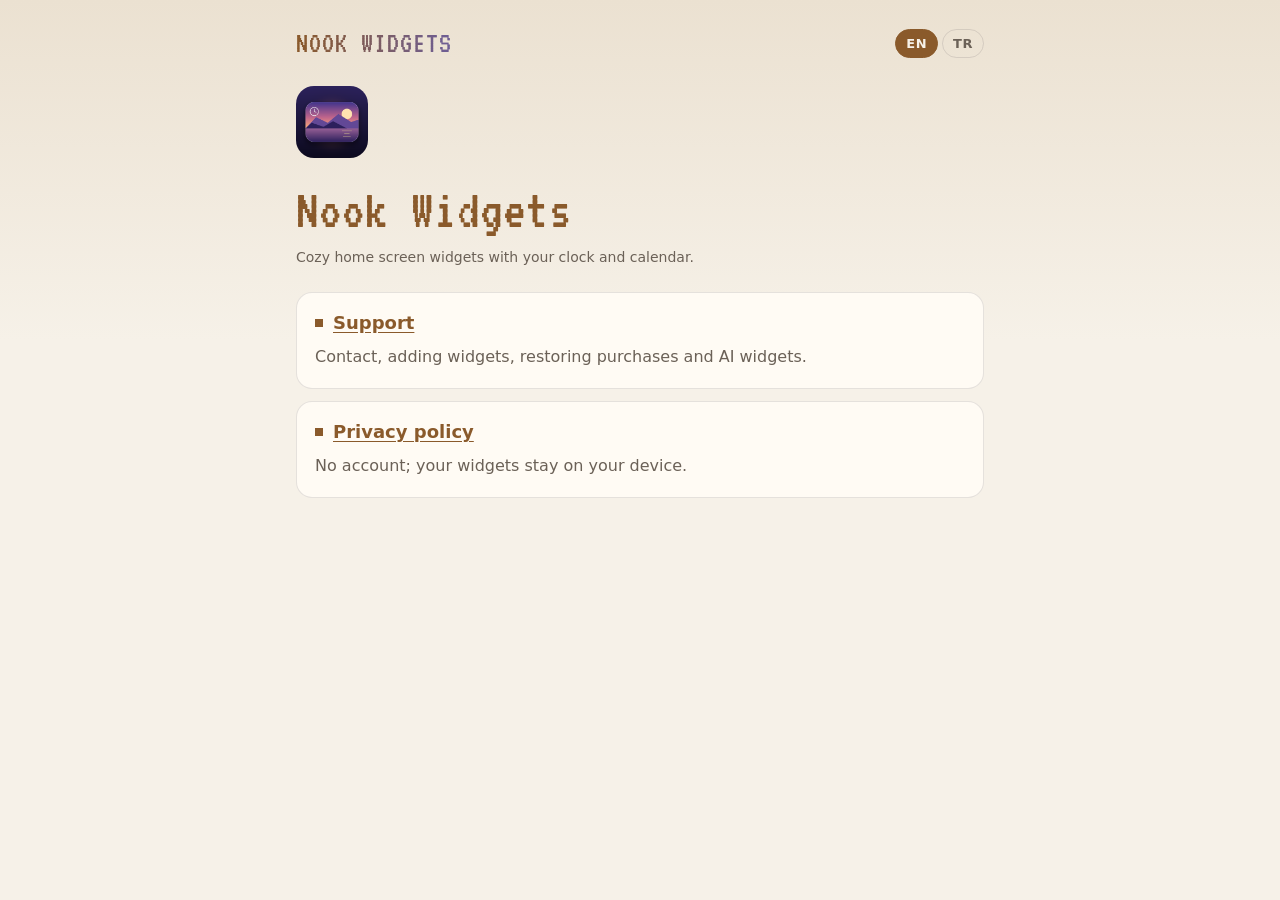
<file: index.html>
<!doctype html>
<html lang="en">
<head>
<meta charset="utf-8">
<meta name="viewport" content="width=device-width, initial-scale=1, viewport-fit=cover">
<title>Nook Widgets</title>
<meta name="description" content="Nook Widgets: cozy home screen widgets with a clock and calendar.">
<link rel="icon" href="icon.png">
<script src="theme.js"></script>
<link rel="stylesheet" href="style.css">
</head>
<body>
<main>
  <div class="top">
    <span class="brand">NOOK WIDGETS</span>
    <div class="langs"><button data-set-lang="en">EN</button><button data-set-lang="tr">TR</button></div>
  </div>

  <div lang="en">
    <header class="hero">
      <img src="icon.png" alt="" width="72" height="72">
      <h1>Nook Widgets</h1>
      <p class="date">Cozy home screen widgets with your clock and calendar.</p>
    </header>
    <section class="card"><h2><a href="support.html" data-keep>Support</a></h2><p>Contact, adding widgets, restoring purchases and AI widgets.</p></section>
    <section class="card"><h2><a href="privacy.html" data-keep>Privacy policy</a></h2><p>No account; your widgets stay on your device.</p></section>
  </div>

  <div lang="tr">
    <header class="hero">
      <img src="icon.png" alt="" width="72" height="72">
      <h1>Nook Widgets</h1>
      <p class="date">Saatin ve takviminle sıcacık ana ekran widget'ları.</p>
    </header>
    <section class="card"><h2><a href="support.html" data-keep>Destek</a></h2><p>İletişim, widget ekleme, satın alımları geri yükleme ve AI widget'ları.</p></section>
    <section class="card"><h2><a href="privacy.html" data-keep>Gizlilik politikası</a></h2><p>Hesap yok; widget'ların cihazında kalır.</p></section>
  </div>
</main>
</body>
</html>
</file>
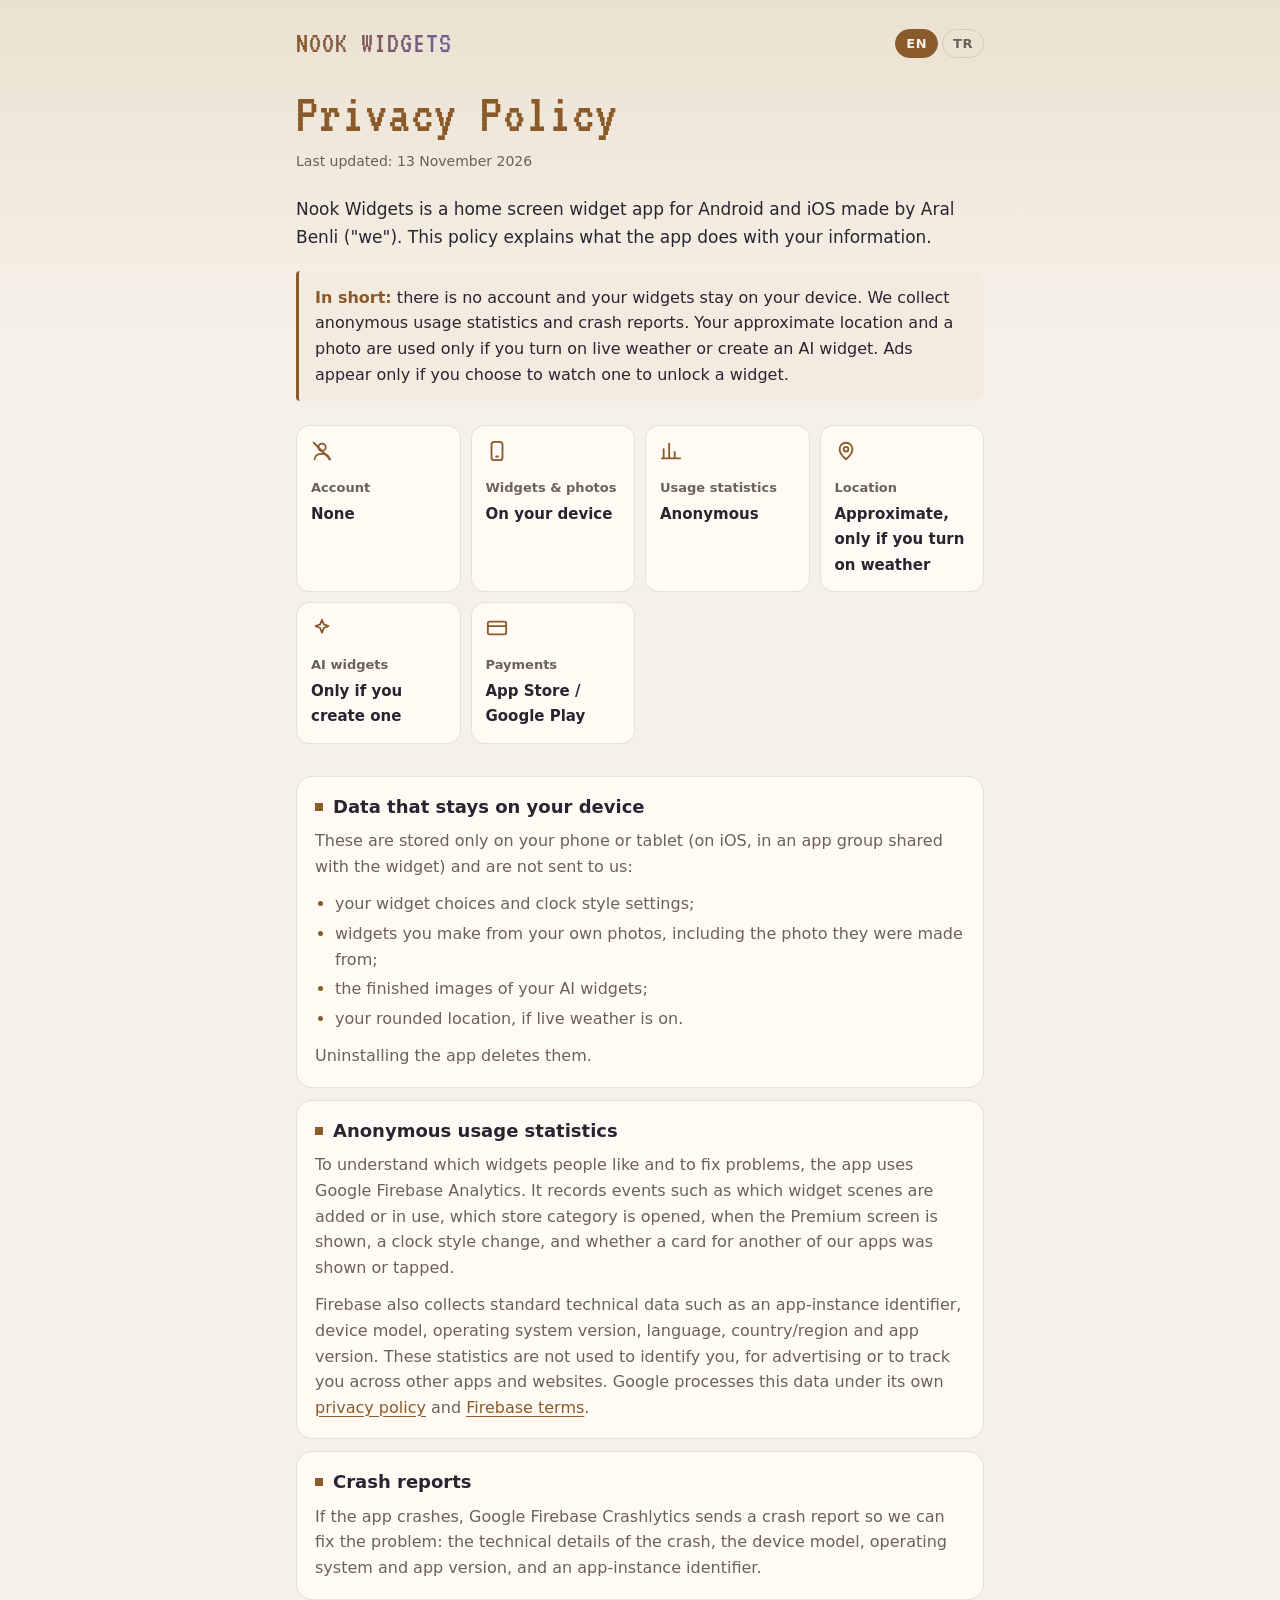
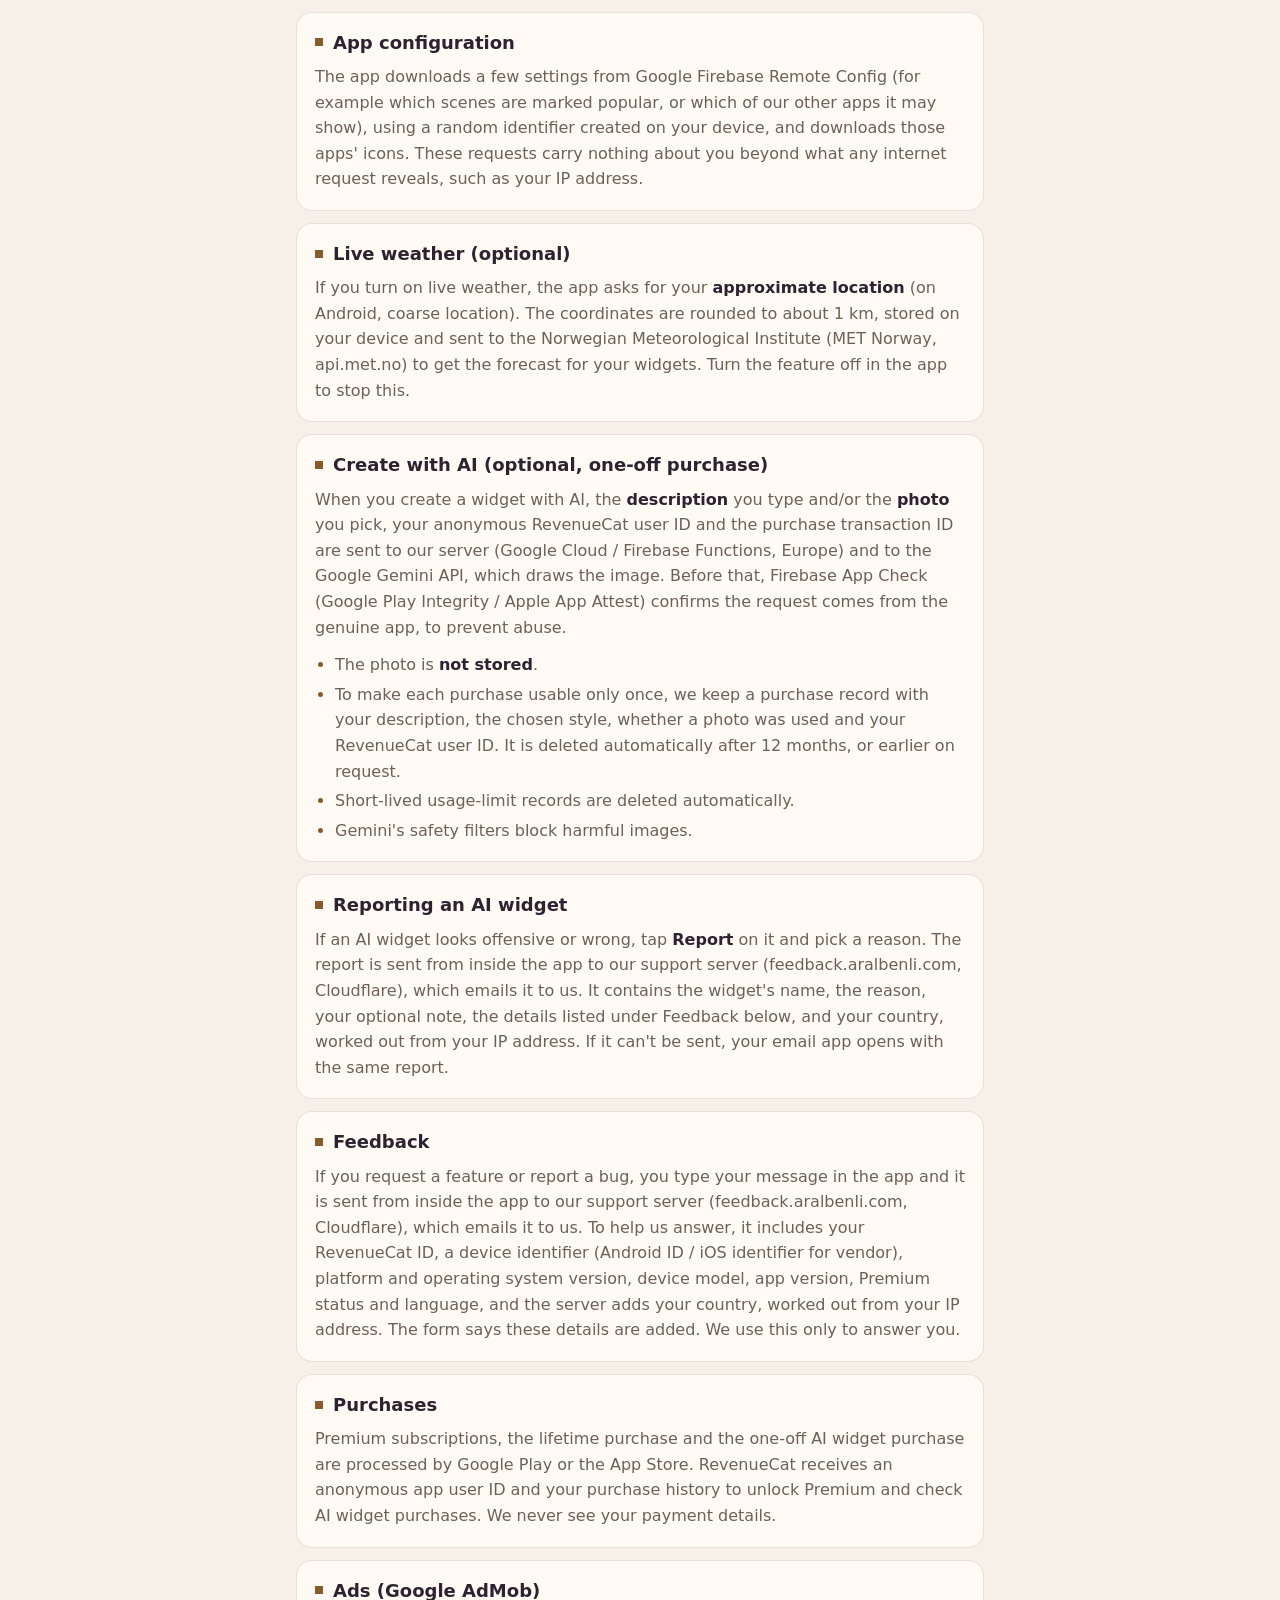
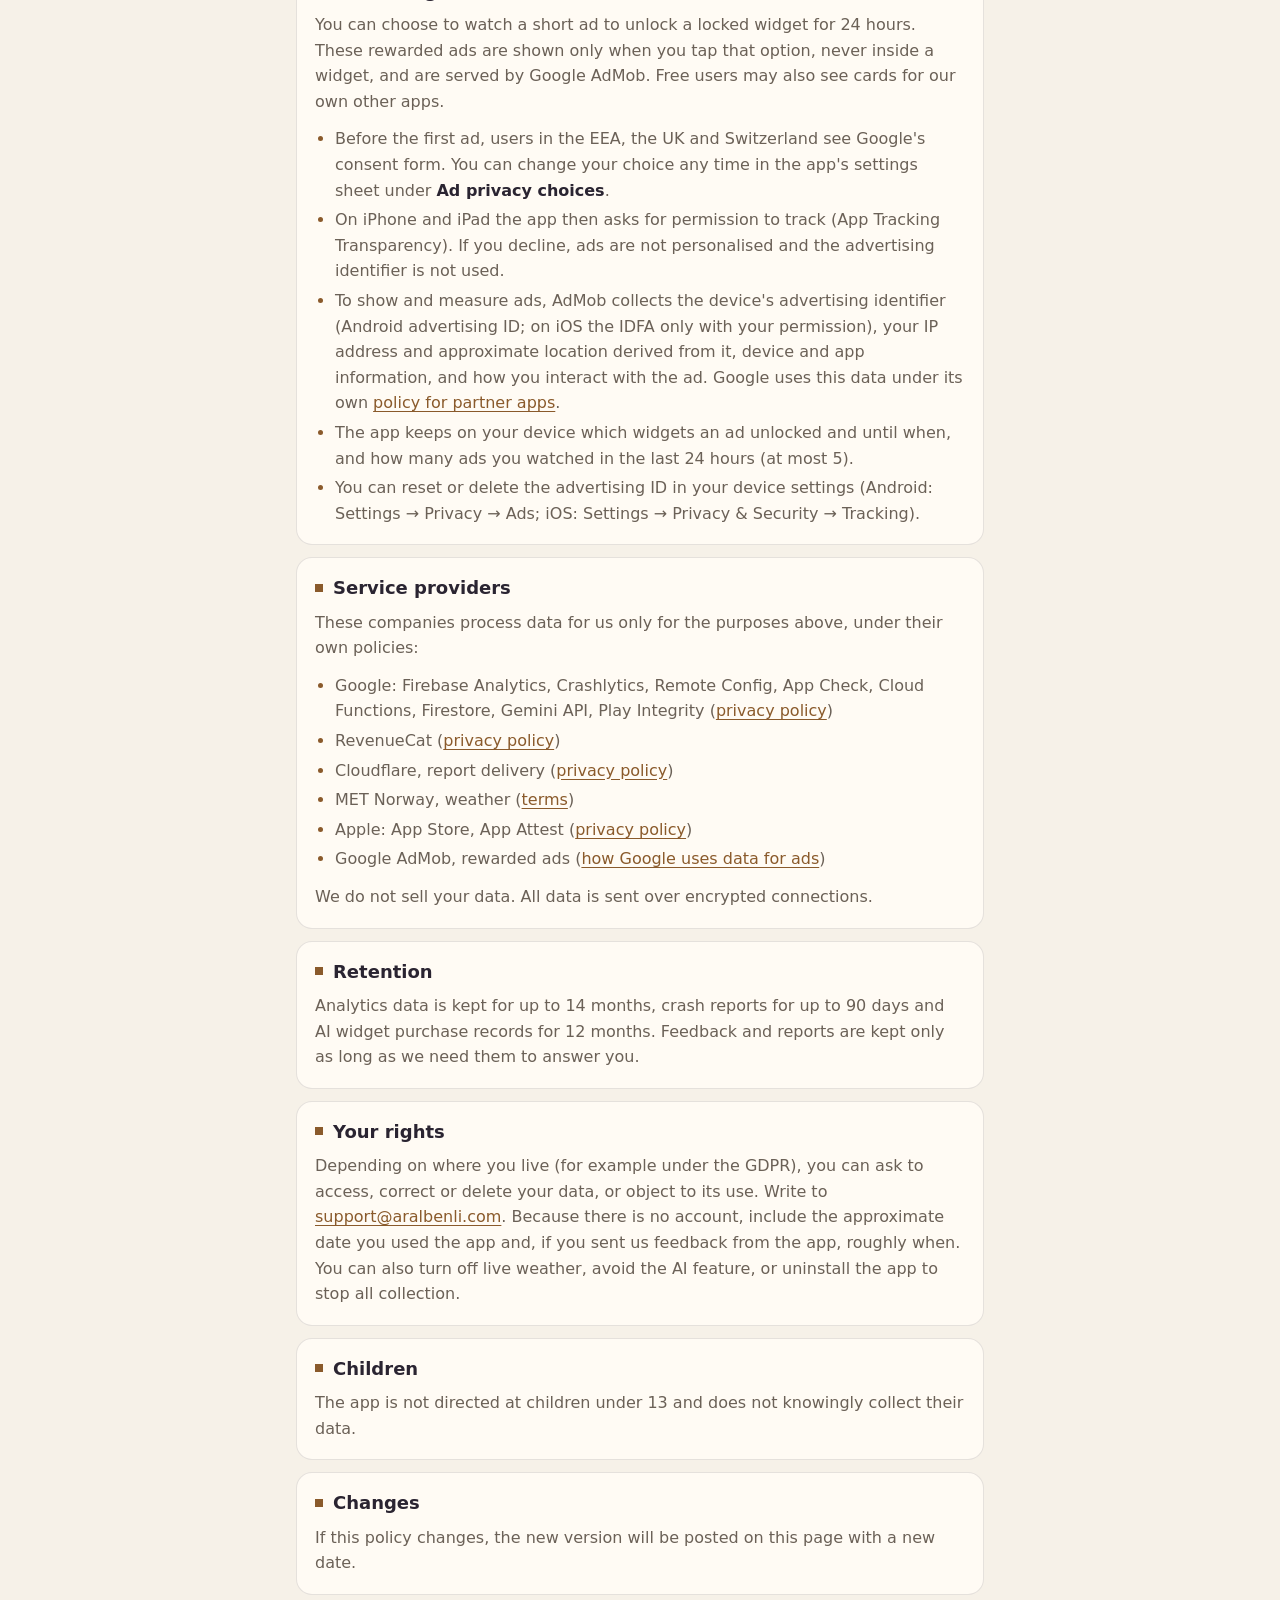
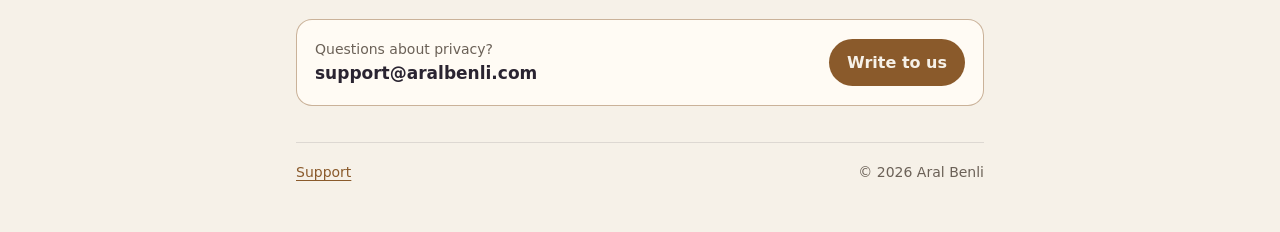
<file: privacy.html>
<!doctype html>
<html lang="en">
<head>
<meta charset="utf-8">
<meta name="viewport" content="width=device-width, initial-scale=1, viewport-fit=cover">
<title>Nook Widgets · Privacy Policy</title>
<meta name="description" content="What Nook Widgets does with your information: no account, widgets on your device, optional weather and AI features.">
<link rel="icon" href="icon.png">
<script src="theme.js"></script>
<link rel="stylesheet" href="style.css">
</head>
<body>
<main>
  <div class="top">
    <a class="brand" href="index.html" data-keep>NOOK WIDGETS</a>
    <div class="langs"><button data-set-lang="en">EN</button><button data-set-lang="tr">TR</button></div>
  </div>

  <!-- ───────── English ───────── -->
  <div lang="en">
    <header class="hero">
      <h1>Privacy Policy</h1>
      <p class="date">Last updated: 13 November 2026</p>
    </header>

    <p class="lead">Nook Widgets is a home screen widget app for Android and iOS made by Aral Benli ("we"). This policy explains what the app does with your information.</p>

    <div class="callout"><strong>In short:</strong> there is no account and your widgets stay on your device. We collect anonymous usage statistics and crash reports. Your approximate location and a photo are used only if you turn on live weather or create an AI widget. Ads appear only if you choose to watch one to unlock a widget.</div>

    <ul class="glance">
      <li><svg viewBox="0 0 24 24"><circle cx="12" cy="8" r="4"/><path d="M4 21c0-4 4-6 8-6s8 2 8 6"/><path d="M3 3l18 18"/></svg><b>Account</b><span>None</span></li>
      <li><svg viewBox="0 0 24 24"><rect x="6" y="2" width="12" height="20" rx="3"/><path d="M11 18h2"/></svg><b>Widgets &amp; photos</b><span>On your device</span></li>
      <li><svg viewBox="0 0 24 24"><path d="M4 20V10M10 20V4M16 20v-7M22 20H2"/></svg><b>Usage statistics</b><span>Anonymous</span></li>
      <li><svg viewBox="0 0 24 24"><path d="M12 21s-7-6-7-11a7 7 0 0 1 14 0c0 5-7 11-7 11z"/><circle cx="12" cy="10" r="2.5"/></svg><b>Location</b><span>Approximate, only if you turn on weather</span></li>
      <li><svg viewBox="0 0 24 24"><path d="M12 3l2 5 5 2-5 2-2 5-2-5-5-2 5-2z"/></svg><b>AI widgets</b><span>Only if you create one</span></li>
      <li><svg viewBox="0 0 24 24"><rect x="2" y="5" width="20" height="14" rx="2"/><path d="M2 10h20"/></svg><b>Payments</b><span>App Store / Google Play</span></li>
    </ul>

    <section class="card">
      <h2>Data that stays on your device</h2>
      <p>These are stored only on your phone or tablet (on iOS, in an app group shared with the widget) and are not sent to us:</p>
      <ul>
        <li>your widget choices and clock style settings;</li>
        <li>widgets you make from your own photos, including the photo they were made from;</li>
        <li>the finished images of your AI widgets;</li>
        <li>your rounded location, if live weather is on.</li>
      </ul>
      <p>Uninstalling the app deletes them.</p>
    </section>

    <section class="card">
      <h2>Anonymous usage statistics</h2>
      <p>To understand which widgets people like and to fix problems, the app uses Google Firebase Analytics. It records events such as which widget scenes are added or in use, which store category is opened, when the Premium screen is shown, a clock style change, and whether a card for another of our apps was shown or tapped.</p>
      <p>Firebase also collects standard technical data such as an app-instance identifier, device model, operating system version, language, country/region and app version. These statistics are not used to identify you, for advertising or to track you across other apps and websites. Google processes this data under its own <a href="https://policies.google.com/privacy">privacy policy</a> and <a href="https://firebase.google.com/terms/data-processing-terms">Firebase terms</a>.</p>
    </section>

    <section class="card">
      <h2>Crash reports</h2>
      <p>If the app crashes, Google Firebase Crashlytics sends a crash report so we can fix the problem: the technical details of the crash, the device model, operating system and app version, and an app-instance identifier.</p>
    </section>

    <section class="card">
      <h2>App configuration</h2>
      <p>The app downloads a few settings from Google Firebase Remote Config (for example which scenes are marked popular, or which of our other apps it may show), using a random identifier created on your device, and downloads those apps' icons. These requests carry nothing about you beyond what any internet request reveals, such as your IP address.</p>
    </section>

    <section class="card">
      <h2>Live weather (optional)</h2>
      <p>If you turn on live weather, the app asks for your <b>approximate location</b> (on Android, coarse location). The coordinates are rounded to about 1 km, stored on your device and sent to the Norwegian Meteorological Institute (MET Norway, api.met.no) to get the forecast for your widgets. Turn the feature off in the app to stop this.</p>
    </section>

    <section class="card">
      <h2>Create with AI (optional, one-off purchase)</h2>
      <p>When you create a widget with AI, the <b>description</b> you type and/or the <b>photo</b> you pick, your anonymous RevenueCat user ID and the purchase transaction ID are sent to our server (Google Cloud / Firebase Functions, Europe) and to the Google Gemini API, which draws the image. Before that, Firebase App Check (Google Play Integrity / Apple App Attest) confirms the request comes from the genuine app, to prevent abuse.</p>
      <ul>
        <li>The photo is <b>not stored</b>.</li>
        <li>To make each purchase usable only once, we keep a purchase record with your description, the chosen style, whether a photo was used and your RevenueCat user ID. It is deleted automatically after 12 months, or earlier on request.</li>
        <li>Short-lived usage-limit records are deleted automatically.</li>
        <li>Gemini's safety filters block harmful images.</li>
      </ul>
    </section>

    <section class="card">
      <h2>Reporting an AI widget</h2>
      <p>If an AI widget looks offensive or wrong, tap <b>Report</b> on it and pick a reason. The report is sent from inside the app to our support server (feedback.aralbenli.com, Cloudflare), which emails it to us. It contains the widget's name, the reason, your optional note, the details listed under Feedback below, and your country, worked out from your IP address. If it can't be sent, your email app opens with the same report.</p>
    </section>

    <section class="card">
      <h2>Feedback</h2>
      <p>If you request a feature or report a bug, you type your message in the app and it is sent from inside the app to our support server (feedback.aralbenli.com, Cloudflare), which emails it to us. To help us answer, it includes your RevenueCat ID, a device identifier (Android ID / iOS identifier for vendor), platform and operating system version, device model, app version, Premium status and language, and the server adds your country, worked out from your IP address. The form says these details are added. We use this only to answer you.</p>
    </section>

    <section class="card">
      <h2>Purchases</h2>
      <p>Premium subscriptions, the lifetime purchase and the one-off AI widget purchase are processed by Google Play or the App Store. RevenueCat receives an anonymous app user ID and your purchase history to unlock Premium and check AI widget purchases. We never see your payment details.</p>
    </section>

    <section class="card">
      <h2>Ads (Google AdMob)</h2>
      <p>You can choose to watch a short ad to unlock a locked widget for 24 hours. These rewarded ads are shown only when you tap that option, never inside a widget, and are served by Google AdMob. Free users may also see cards for our own other apps.</p>
      <ul>
        <li>Before the first ad, users in the EEA, the UK and Switzerland see Google's consent form. You can change your choice any time in the app's settings sheet under <b>Ad privacy choices</b>.</li>
        <li>On iPhone and iPad the app then asks for permission to track (App Tracking Transparency). If you decline, ads are not personalised and the advertising identifier is not used.</li>
        <li>To show and measure ads, AdMob collects the device's advertising identifier (Android advertising ID; on iOS the IDFA only with your permission), your IP address and approximate location derived from it, device and app information, and how you interact with the ad. Google uses this data under its own <a href="https://policies.google.com/technologies/partner-sites">policy for partner apps</a>.</li>
        <li>The app keeps on your device which widgets an ad unlocked and until when, and how many ads you watched in the last 24 hours (at most 5).</li>
        <li>You can reset or delete the advertising ID in your device settings (Android: Settings → Privacy → Ads; iOS: Settings → Privacy &amp; Security → Tracking).</li>
      </ul>
    </section>

    <section class="card">
      <h2>Service providers</h2>
      <p>These companies process data for us only for the purposes above, under their own policies:</p>
      <ul>
        <li>Google: Firebase Analytics, Crashlytics, Remote Config, App Check, Cloud Functions, Firestore, Gemini API, Play Integrity (<a href="https://policies.google.com/privacy">privacy policy</a>)</li>
        <li>RevenueCat (<a href="https://www.revenuecat.com/privacy">privacy policy</a>)</li>
        <li>Cloudflare, report delivery (<a href="https://www.cloudflare.com/privacypolicy/">privacy policy</a>)</li>
        <li>MET Norway, weather (<a href="https://api.met.no/doc/TermsOfService">terms</a>)</li>
        <li>Apple: App Store, App Attest (<a href="https://www.apple.com/legal/privacy/">privacy policy</a>)</li>
        <li>Google AdMob, rewarded ads (<a href="https://policies.google.com/technologies/ads">how Google uses data for ads</a>)</li>
      </ul>
      <p>We do not sell your data. All data is sent over encrypted connections.</p>
    </section>

    <section class="card">
      <h2>Retention</h2>
      <p>Analytics data is kept for up to 14 months, crash reports for up to 90 days and AI widget purchase records for 12 months. Feedback and reports are kept only as long as we need them to answer you.</p>
    </section>

    <section class="card">
      <h2>Your rights</h2>
      <p>Depending on where you live (for example under the GDPR), you can ask to access, correct or delete your data, or object to its use. Write to <a href="mailto:support@aralbenli.com">support@aralbenli.com</a>. Because there is no account, include the approximate date you used the app and, if you sent us feedback from the app, roughly when. You can also turn off live weather, avoid the AI feature, or uninstall the app to stop all collection.</p>
    </section>

    <section class="card">
      <h2>Children</h2>
      <p>The app is not directed at children under 13 and does not knowingly collect their data.</p>
    </section>

    <section class="card">
      <h2>Changes</h2>
      <p>If this policy changes, the new version will be posted on this page with a new date.</p>
    </section>

    <div class="contact">
      <p>Questions about privacy?<b>support@aralbenli.com</b></p>
      <a class="button" href="mailto:support@aralbenli.com">Write to us</a>
    </div>

    <footer><a href="support.html" data-keep>Support</a><span>© 2026 Aral Benli</span></footer>
  </div>

  <!-- ───────── Türkçe ───────── -->
  <div lang="tr">
    <header class="hero">
      <h1>Gizlilik Politikası</h1>
      <p class="date">Son güncelleme: 13 Kasım 2026</p>
    </header>

    <p class="lead">Nook Widgets, Aral Benli'nin ("biz") Android ve iOS için geliştirdiği bir ana ekran widget uygulamasıdır. Bu politika, uygulamanın bilgilerinizle ne yaptığını anlatır.</p>

    <div class="callout"><strong>Kısaca:</strong> hesap yoktur ve widget'larınız cihazınızda kalır. Anonim kullanım istatistikleri ve çökme raporları toplarız. Yaklaşık konumunuz ve bir fotoğraf yalnızca canlı havayı açarsanız ya da bir AI widget'ı oluşturursanız kullanılır. Reklam yalnızca bir widget'ı açmak için izlemeyi seçerseniz gösterilir.</div>

    <ul class="glance">
      <li><svg viewBox="0 0 24 24"><circle cx="12" cy="8" r="4"/><path d="M4 21c0-4 4-6 8-6s8 2 8 6"/><path d="M3 3l18 18"/></svg><b>Hesap</b><span>Yok</span></li>
      <li><svg viewBox="0 0 24 24"><rect x="6" y="2" width="12" height="20" rx="3"/><path d="M11 18h2"/></svg><b>Widget'lar ve fotoğraflar</b><span>Cihazınızda</span></li>
      <li><svg viewBox="0 0 24 24"><path d="M4 20V10M10 20V4M16 20v-7M22 20H2"/></svg><b>Kullanım istatistikleri</b><span>Anonim</span></li>
      <li><svg viewBox="0 0 24 24"><path d="M12 21s-7-6-7-11a7 7 0 0 1 14 0c0 5-7 11-7 11z"/><circle cx="12" cy="10" r="2.5"/></svg><b>Konum</b><span>Yaklaşık, yalnızca hava açıksa</span></li>
      <li><svg viewBox="0 0 24 24"><path d="M12 3l2 5 5 2-5 2-2 5-2-5-5-2 5-2z"/></svg><b>AI widget'ları</b><span>Yalnızca oluşturursanız</span></li>
      <li><svg viewBox="0 0 24 24"><rect x="2" y="5" width="20" height="14" rx="2"/><path d="M2 10h20"/></svg><b>Ödemeler</b><span>App Store / Google Play</span></li>
    </ul>

    <section class="card">
      <h2>Cihazınızda kalan veriler</h2>
      <p>Bunlar yalnızca telefonunuzda veya tabletinizde saklanır (iOS'ta widget ile paylaşılan bir uygulama grubunda) ve bize gönderilmez:</p>
      <ul>
        <li>widget seçimleriniz ve saat stili ayarlarınız;</li>
        <li>kendi fotoğraflarınızdan yaptığınız widget'lar ve yapıldıkları fotoğraf;</li>
        <li>AI widget'larınızın bitmiş görselleri;</li>
        <li>canlı hava açıksa yuvarlanmış konumunuz.</li>
      </ul>
      <p>Uygulamayı kaldırmak bunları siler.</p>
    </section>

    <section class="card">
      <h2>Anonim kullanım istatistikleri</h2>
      <p>Hangi widget'ların sevildiğini anlamak ve sorunları düzeltmek için uygulama Google Firebase Analytics kullanır. Hangi widget sahnelerinin eklendiği veya kullanıldığı, mağazada hangi kategorinin açıldığı, Premium ekranının ne zaman gösterildiği, saat stilinin değiştirilmesi ve diğer uygulamalarımızdan birinin kartının gösterilip tıklandığı gibi olayları kaydeder.</p>
      <p>Firebase ayrıca uygulama örneği kimliği, cihaz modeli, işletim sistemi sürümü, dil, ülke/bölge ve uygulama sürümü gibi standart teknik verileri toplar. Bu istatistikler sizi tanımlamak, reklam veya sizi başka uygulama ve sitelerde takip etmek için kullanılmaz. Google bu verileri kendi <a href="https://policies.google.com/privacy">gizlilik politikası</a> ve <a href="https://firebase.google.com/terms/data-processing-terms">Firebase şartları</a> kapsamında işler.</p>
    </section>

    <section class="card">
      <h2>Çökme raporları</h2>
      <p>Uygulama çökerse, sorunu düzeltebilmemiz için Google Firebase Crashlytics bir çökme raporu gönderir: çökmenin teknik ayrıntıları, cihaz modeli, işletim sistemi ve uygulama sürümü ile bir uygulama örneği kimliği.</p>
    </section>

    <section class="card">
      <h2>Uygulama ayarları</h2>
      <p>Uygulama, cihazınızda oluşturulan rastgele bir kimlikle Google Firebase Remote Config'ten birkaç ayar indirir (örneğin hangi sahnelerin popüler olduğu veya diğer uygulamalarımızdan hangilerinin gösterilebileceği) ve bu uygulamaların ikonlarını indirir. Bu istekler, IP adresiniz gibi her internet isteğinin gösterdiği bilgiler dışında sizinle ilgili bir şey taşımaz.</p>
    </section>

    <section class="card">
      <h2>Canlı hava (isteğe bağlı)</h2>
      <p>Canlı havayı açarsanız uygulama <b>yaklaşık konumunuzu</b> ister (Android'de yaklaşık konum izni). Koordinatlar yaklaşık 1 km'ye yuvarlanır, cihazınızda saklanır ve widget'larınızın tahmini için Norveç Meteoroloji Enstitüsü'ne (MET Norway, api.met.no) gönderilir. Durdurmak için özelliği uygulamadan kapatın.</p>
    </section>

    <section class="card">
      <h2>AI ile oluştur (isteğe bağlı, tek seferlik satın alma)</h2>
      <p>AI ile widget oluşturduğunuzda yazdığınız <b>açıklama</b> ve/veya seçtiğiniz <b>fotoğraf</b>, anonim RevenueCat kullanıcı kimliğiniz ve satın alma işlem kimliği sunucumuza (Google Cloud / Firebase Functions, Avrupa) ve görseli çizen Google Gemini API'ye gönderilir. Bundan önce Firebase App Check (Google Play Integrity / Apple App Attest), kötüye kullanımı önlemek için isteğin gerçek uygulamadan geldiğini doğrular.</p>
      <ul>
        <li>Fotoğraf <b>saklanmaz</b>.</li>
        <li>Her satın almanın yalnızca bir kez kullanılabilmesi için açıklamanızı, seçilen stili, fotoğraf kullanılıp kullanılmadığını ve RevenueCat kimliğinizi içeren bir satın alma kaydı tutarız. 12 ay sonra otomatik olarak, talep ederseniz daha önce silinir.</li>
        <li>Kısa ömürlü kullanım limiti kayıtları otomatik olarak silinir.</li>
        <li>Gemini'nin güvenlik filtreleri zararlı görselleri engeller.</li>
      </ul>
    </section>

    <section class="card">
      <h2>AI widget'ını bildirme</h2>
      <p>Bir AI widget'ı rahatsız edici ya da hatalı görünüyorsa üzerindeki <b>Bildir</b>'e dokunup bir sebep seçin. Bildirim uygulamanın içinden destek sunucumuza (feedback.aralbenli.com, Cloudflare) gönderilir ve bize e-postayla iletilir. Widget'ın adını, sebebi, isteğe bağlı notunuzu, aşağıda Geri bildirim bölümünde sayılan bilgileri ve IP adresinizden çıkarılan ülkenizi içerir. Gönderilemezse aynı bildirimle e-posta uygulamanız açılır.</p>
    </section>

    <section class="card">
      <h2>Geri bildirim</h2>
      <p>Bir özellik ister veya hata bildirirseniz mesajınızı uygulamada yazarsınız; mesaj uygulamanın içinden destek sunucumuza (feedback.aralbenli.com, Cloudflare) gönderilir ve bize e-postayla iletilir. Yanıt verebilmemiz için mesaja RevenueCat kimliğiniz, bir cihaz kimliği (Android ID / iOS identifier for vendor), platform ve işletim sistemi sürümü, cihaz modeli, uygulama sürümü, Premium durumu ve dil eklenir; sunucu da IP adresinizden çıkarılan ülkenizi ekler. Formda bu bilgilerin eklendiği yazar. Bunları yalnızca size yanıt vermek için kullanırız.</p>
    </section>

    <section class="card">
      <h2>Satın almalar</h2>
      <p>Premium abonelikleri, ömür boyu satın alma ve tek seferlik AI widget satın alması Google Play veya App Store üzerinden yapılır. RevenueCat, Premium'u açmak ve AI widget satın almalarını doğrulamak için anonim bir kullanıcı kimliği ve satın alma geçmişinizi alır. Ödeme bilgilerinizi hiçbir zaman görmeyiz.</p>
    </section>

    <section class="card">
      <h2>Reklamlar (Google AdMob)</h2>
      <p>Kilitli bir widget'ı 24 saat açmak için kısa bir reklam izlemeyi seçebilirsiniz. Bu ödüllü reklamlar yalnızca o seçeneğe dokunduğunuzda gösterilir, hiçbir zaman widget'ın içinde gösterilmez ve Google AdMob tarafından sunulur. Ücretsiz kullanıcılar ayrıca kendi diğer uygulamalarımızın kartlarını görebilir.</p>
      <ul>
        <li>İlk reklamdan önce AEA, Birleşik Krallık ve İsviçre'deki kullanıcılar Google'ın onay formunu görür. Seçiminizi istediğiniz zaman uygulamanın ayarlar sayfasındaki <b>Reklam gizlilik seçenekleri</b>'nden değiştirebilirsiniz.</li>
        <li>iPhone ve iPad'de uygulama ardından takip izni ister (Uygulama Takip Şeffaflığı). İzin vermezseniz reklamlar kişiselleştirilmez ve reklam kimliği kullanılmaz.</li>
        <li>AdMob, reklamları göstermek ve ölçmek için cihazın reklam kimliğini (Android reklam kimliği; iOS'ta IDFA yalnızca izninizle), IP adresinizi ve ondan çıkarılan yaklaşık konumu, cihaz ve uygulama bilgilerini ve reklamla etkileşiminizi toplar. Google bu verileri kendi <a href="https://policies.google.com/technologies/partner-sites">iş ortağı uygulamaları politikası</a> kapsamında kullanır.</li>
        <li>Uygulama, hangi widget'ların reklamla ve ne zamana kadar açıldığını ve son 24 saatte kaç reklam izlediğinizi (en fazla 5) cihazınızda tutar.</li>
        <li>Reklam kimliğini cihaz ayarlarından sıfırlayabilir veya silebilirsiniz (Android: Ayarlar → Gizlilik → Reklamlar; iOS: Ayarlar → Gizlilik ve Güvenlik → Takip).</li>
      </ul>
    </section>

    <section class="card">
      <h2>Hizmet sağlayıcılar</h2>
      <p>Bu şirketler verileri yalnızca yukarıdaki amaçlar için, kendi politikaları kapsamında bizim adımıza işler:</p>
      <ul>
        <li>Google: Firebase Analytics, Crashlytics, Remote Config, App Check, Cloud Functions, Firestore, Gemini API, Play Integrity (<a href="https://policies.google.com/privacy">gizlilik politikası</a>)</li>
        <li>RevenueCat (<a href="https://www.revenuecat.com/privacy">gizlilik politikası</a>)</li>
        <li>Cloudflare, bildirim iletimi (<a href="https://www.cloudflare.com/privacypolicy/">gizlilik politikası</a>)</li>
        <li>MET Norway, hava durumu (<a href="https://api.met.no/doc/TermsOfService">şartlar</a>)</li>
        <li>Apple: App Store, App Attest (<a href="https://www.apple.com/legal/privacy/">gizlilik politikası</a>)</li>
        <li>Google AdMob, ödüllü reklamlar (<a href="https://policies.google.com/technologies/ads">Google'ın reklamlarda veri kullanımı</a>)</li>
      </ul>
      <p>Verilerinizi satmayız. Tüm veriler şifreli bağlantılar üzerinden gönderilir.</p>
    </section>

    <section class="card">
      <h2>Saklama süresi</h2>
      <p>İstatistikler en fazla 14 ay, çökme raporları en fazla 90 gün, AI widget satın alma kayıtları 12 ay saklanır. Geri bildirimler ve bildirimler yalnızca size yanıt vermek için gerektiği sürece saklanır.</p>
    </section>

    <section class="card">
      <h2>Haklarınız</h2>
      <p>Yaşadığınız yere bağlı olarak (örneğin GDPR veya KVKK kapsamında) verilerinize erişmeyi, düzeltilmesini veya silinmesini isteyebilir ya da kullanılmasına itiraz edebilirsiniz. <a href="mailto:support@aralbenli.com">support@aralbenli.com</a> adresine yazın. Hesap olmadığı için uygulamayı kullandığınız yaklaşık tarihi ve uygulamadan geri bildirim gönderdiyseniz yaklaşık ne zaman gönderdiğinizi belirtin. Canlı havayı kapatarak, AI özelliğini kullanmayarak veya uygulamayı kaldırarak veri toplamayı durdurabilirsiniz.</p>
    </section>

    <section class="card">
      <h2>Çocuklar</h2>
      <p>Uygulama 13 yaş altı çocuklara yönelik değildir ve bilerek onların verisini toplamaz.</p>
    </section>

    <section class="card">
      <h2>Değişiklikler</h2>
      <p>Politika değişirse yeni sürüm yeni tarihle bu sayfada yayınlanır.</p>
    </section>

    <div class="contact">
      <p>Gizlilikle ilgili sorunuz mu var?<b>support@aralbenli.com</b></p>
      <a class="button" href="mailto:support@aralbenli.com">Bize yazın</a>
    </div>

    <footer><a href="support.html" data-keep>Destek</a><span>© 2026 Aral Benli</span></footer>
  </div>
</main>
</body>
</html>
</file>
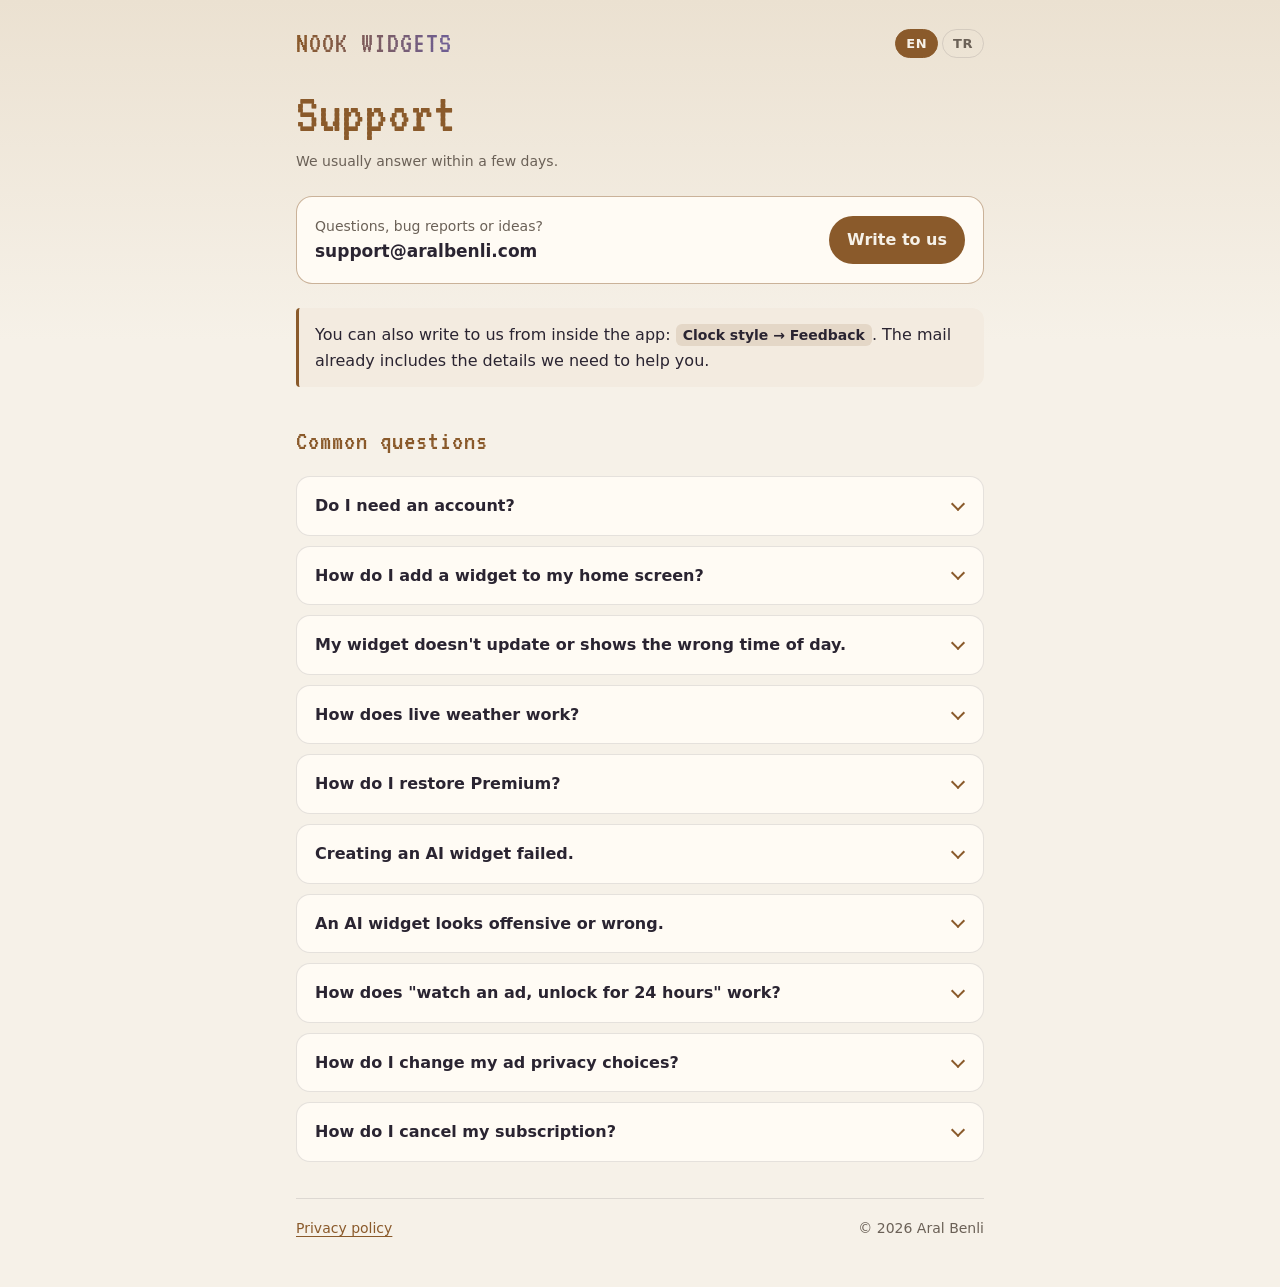
<file: support.html>
<!doctype html>
<html lang="en">
<head>
<meta charset="utf-8">
<meta name="viewport" content="width=device-width, initial-scale=1, viewport-fit=cover">
<title>Nook Widgets · Support</title>
<meta name="description" content="Help with Nook Widgets: contact, adding widgets, restoring purchases and AI widgets.">
<link rel="icon" href="icon.png">
<script src="theme.js"></script>
<link rel="stylesheet" href="style.css">
</head>
<body>
<main>
  <div class="top">
    <a class="brand" href="index.html" data-keep>NOOK WIDGETS</a>
    <div class="langs"><button data-set-lang="en">EN</button><button data-set-lang="tr">TR</button></div>
  </div>

  <!-- ───────── English ───────── -->
  <div lang="en">
    <header class="hero">
      <h1>Support</h1>
      <p class="date">We usually answer within a few days.</p>
    </header>

    <div class="contact">
      <p>Questions, bug reports or ideas?<b>support@aralbenli.com</b></p>
      <a class="button" href="mailto:support@aralbenli.com">Write to us</a>
    </div>

    <div class="callout">You can also write to us from inside the app: <kbd>Clock style → Feedback</kbd>. The mail already includes the details we need to help you.</div>

    <h3 class="group">Common questions</h3>

    <details><summary>Do I need an account?</summary>
      <div>No. Your widgets and settings are stored on your device.</div></details>

    <details><summary>How do I add a widget to my home screen?</summary>
      <div><b>Android:</b> pick a widget in the app and tap <b>Add to home screen</b>, then confirm. You can also long-press the home screen, open <b>Widgets</b> and drag Nook Widgets onto it.<br><b>iPhone and iPad:</b> long-press the home screen, tap <b>+</b> (or <b>Edit → Add Widget</b>), search for Nook Widgets and pick a size. Long-press the widget and choose <b>Edit Widget</b> to change its scene.</div></details>

    <details><summary>My widget doesn't update or shows the wrong time of day.</summary>
      <div>Battery savers can pause widgets. On Android, allow Nook Widgets to run in the background (Settings → Apps → Nook Widgets → Battery → Unrestricted). Removing the widget and adding it again also helps.</div></details>

    <details><summary>How does live weather work?</summary>
      <div>Turn it on in the app and allow approximate location. Rain and snow from your city's forecast (MET Norway) appear on your widgets. Turn it off any time in the app.</div></details>

    <details><summary>How do I restore Premium?</summary>
      <div>Open the Premium screen and tap <b>Restore purchases</b>, signed in with the same App Store / Google Play account.</div></details>

    <details><summary>Creating an AI widget failed.</summary>
      <div>If drawing fails, your purchase is not used: tap <b>Create</b> again to retry for free. If the app says it couldn't verify the purchase, write to us and include the RevenueCat ID from the in-app feedback mail.</div></details>

    <details><summary>An AI widget looks offensive or wrong.</summary>
      <div>Tap <b>Report</b> on the widget and pick a reason. The report reaches us directly. You can also delete the widget.</div></details>

    <details><summary>How does "watch an ad, unlock for 24 hours" work?</summary>
      <div>Tap a locked widget (in the app or on your home screen) and choose <b>Watch an ad · 24 hours</b>. The widget opens for 24 hours from that moment; another ad before it ends adds 24 more hours. You can watch up to 5 ads in any 24 hours. When the time is up the widget on your home screen locks again: tap it to watch another ad or get Premium. AI, photo and shuffle widgets need Premium.</div></details>

    <details><summary>How do I change my ad privacy choices?</summary>
      <div>Open the settings sheet (clock style) and tap <b>Ad privacy choices</b>. It appears where the law requires it (EEA, UK, Switzerland). On iPhone, tracking permission is in Settings → Privacy &amp; Security → Tracking.</div></details>

    <details><summary>How do I cancel my subscription?</summary>
      <div><b>Google Play:</b> Play Store → profile → Payments &amp; subscriptions → Subscriptions.<br><b>App Store:</b> Settings → your name → Subscriptions.</div></details>

    <footer><a href="privacy.html" data-keep>Privacy policy</a><span>© 2026 Aral Benli</span></footer>
  </div>

  <!-- ───────── Türkçe ───────── -->
  <div lang="tr">
    <header class="hero">
      <h1>Destek</h1>
      <p class="date">Genellikle birkaç gün içinde yanıtlıyoruz.</p>
    </header>

    <div class="contact">
      <p>Soru, hata bildirimi veya öneri mi?<b>support@aralbenli.com</b></p>
      <a class="button" href="mailto:support@aralbenli.com">Bize yazın</a>
    </div>

    <div class="callout">Uygulamanın içinden de yazabilirsiniz: <kbd>Saat stili → Geri bildirim</kbd>. E-postada size yardım etmemiz için gereken bilgiler hazır gelir.</div>

    <h3 class="group">Sık sorulanlar</h3>

    <details><summary>Hesap açmam gerekiyor mu?</summary>
      <div>Hayır. Widget'larınız ve ayarlarınız cihazınızda saklanır.</div></details>

    <details><summary>Ana ekrana nasıl widget eklerim?</summary>
      <div><b>Android:</b> uygulamada bir widget seçip <b>Ana ekrana ekle</b>'ye dokunun ve onaylayın. Ana ekrana uzun basıp <b>Widget'lar</b>'dan Nook Widgets'ı sürükleyerek de ekleyebilirsiniz.<br><b>iPhone ve iPad:</b> ana ekrana uzun basın, <b>+</b>'ya (veya <b>Düzenle → Widget Ekle</b>) dokunun, Nook Widgets'ı arayıp bir boyut seçin. Sahneyi değiştirmek için widget'a uzun basıp <b>Widget'ı Düzenle</b>'yi seçin.</div></details>

    <details><summary>Widget'ım güncellenmiyor ya da günün yanlış saatini gösteriyor.</summary>
      <div>Pil tasarrufu widget'ları durdurabilir. Android'de Nook Widgets'ın arka planda çalışmasına izin verin (Ayarlar → Uygulamalar → Nook Widgets → Pil → Kısıtlanmamış). Widget'ı kaldırıp yeniden eklemek de işe yarar.</div></details>

    <details><summary>Canlı hava nasıl çalışır?</summary>
      <div>Uygulamada açın ve yaklaşık konuma izin verin. Şehrinizin tahminindeki (MET Norway) yağmur ve kar widget'larınızda görünür. İstediğiniz zaman uygulamadan kapatabilirsiniz.</div></details>

    <details><summary>Premium'u nasıl geri yüklerim?</summary>
      <div>Premium ekranını açıp aynı App Store / Google Play hesabıyla <b>Satın alımları geri yükle</b>'ye dokunun.</div></details>

    <details><summary>AI widget oluşturma başarısız oldu.</summary>
      <div>Çizim başarısız olursa satın alımınız kullanılmaz: ücretsiz tekrar denemek için yeniden <b>Oluştur</b>'a dokunun. Uygulama satın alımı doğrulayamadığını söylerse bize yazın ve uygulama içi geri bildirim e-postasındaki RevenueCat kimliğini ekleyin.</div></details>

    <details><summary>Bir AI widget'ı rahatsız edici ya da hatalı görünüyor.</summary>
      <div>Widget'taki <b>Bildir</b>'e dokunup bir sebep seçin. Bildirim doğrudan bize ulaşır. Widget'ı silebilirsiniz de.</div></details>

    <details><summary>"Reklam izle, 24 saat aç" nasıl çalışır?</summary>
      <div>Kilitli bir widget'a dokunun (uygulamada ya da ana ekranda) ve <b>Reklam izle · 24 saat aç</b>'ı seçin. Widget o andan itibaren 24 saat açık kalır; süre bitmeden bir reklam daha izlerseniz 24 saat eklenir. Herhangi bir 24 saatte en fazla 5 reklam izleyebilirsiniz. Süre dolunca ana ekrandaki widget yeniden kilitlenir: ona dokunup yeni bir reklam izleyebilir ya da Premium alabilirsiniz. AI, fotoğraf ve karışık widget'lar için Premium gerekir.</div></details>

    <details><summary>Reklam gizlilik seçeneklerimi nasıl değiştiririm?</summary>
      <div>Ayarlar sayfasını (saat stili) açıp <b>Reklam gizlilik seçenekleri</b>'ne dokunun. Yasanın gerektirdiği yerlerde (AEA, Birleşik Krallık, İsviçre) görünür. iPhone'da takip izni Ayarlar → Gizlilik ve Güvenlik → Takip'tedir.</div></details>

    <details><summary>Aboneliğimi nasıl iptal ederim?</summary>
      <div><b>Google Play:</b> Play Store → profil → Ödemeler ve abonelikler → Abonelikler.<br><b>App Store:</b> Ayarlar → adınız → Abonelikler.</div></details>

    <footer><a href="privacy.html" data-keep>Gizlilik politikası</a><span>© 2026 Aral Benli</span></footer>
  </div>
</main>
</body>
</html>
</file>
<file: style.css>
@font-face {
  font-family: 'NookPixel';
  src: url(fonts/vt323.ttf);
  font-display: swap;
}

/* Night nook (dark) by default; light follows the device or ?theme=light. */
:root {
  --bg: #1D1A22;
  --bg-top: #2A2431;
  --panel: #25212B;
  --accent: #D9B88A;
  --accent-2: #B7A6D6;
  --text: #F1E9DC;
  --muted: #B9AE9F;
  --line: color-mix(in srgb, var(--text) 12%, transparent);
  --title-font: 'NookPixel', ui-monospace, monospace;
  color-scheme: dark;
}

@media (prefers-color-scheme: light) {
  :root:not([data-theme]) {
    --bg: #F6F1E8;
    --bg-top: #EBE1D1;
    --panel: #FFFBF4;
    --accent: #8A5A2B;
    --accent-2: #6E5E96;
    --text: #2A2431;
    --muted: #6B6157;
    color-scheme: light;
  }
}
:root[data-theme="light"] {
  --bg: #F6F1E8;
  --bg-top: #EBE1D1;
  --panel: #FFFBF4;
  --accent: #8A5A2B;
  --accent-2: #6E5E96;
  --text: #2A2431;
  --muted: #6B6157;
  color-scheme: light;
}
:root[data-theme="dark"] { color-scheme: dark; }

* { box-sizing: border-box; }

html { -webkit-text-size-adjust: 100%; }

body {
  margin: 0;
  min-height: 100vh;
  background: linear-gradient(180deg, var(--bg-top) 0, var(--bg) 340px) no-repeat, var(--bg);
  color: var(--text);
  font: 16px/1.6 system-ui, -apple-system, 'Segoe UI', Roboto, sans-serif;
  -webkit-font-smoothing: antialiased;
}

main {
  max-width: 720px;
  margin: 0 auto;
  padding: 28px 16px 48px;
}

/* Only the chosen language shows. */
html[lang="en"] [lang="tr"],
html[lang="tr"] [lang="en"] { display: none !important; }

.top {
  display: flex;
  justify-content: space-between;
  align-items: center;
  gap: 12px;
  margin-bottom: 28px;
}
.brand {
  font-family: var(--title-font);
  font-size: 30px;
  letter-spacing: 1px;
  line-height: 1;
  background: linear-gradient(90deg, var(--accent), var(--accent-2));
  -webkit-background-clip: text;
  background-clip: text;
  color: transparent;
  text-decoration: none;
}
.langs { display: flex; gap: 4px; }
.langs button {
  font: 600 13px/1 system-ui, sans-serif;
  letter-spacing: .5px;
  padding: 7px 10px;
  border-radius: 999px;
  border: 1px solid var(--line);
  background: transparent;
  color: var(--muted);
  cursor: pointer;
}
html[lang="en"] .langs [data-set-lang="en"],
html[lang="tr"] .langs [data-set-lang="tr"] {
  background: var(--accent);
  border-color: var(--accent);
  color: var(--bg);
}
html[data-app="1"] .top { display: none; }

.hero { margin: 0 0 24px; }
.hero h1 {
  font-family: var(--title-font);
  font-weight: normal;
  font-size: clamp(40px, 11vw, 56px);
  line-height: 1;
  letter-spacing: 1px;
  margin: 0 0 8px;
  color: var(--accent);
}
.hero .date { color: var(--muted); font-size: 14px; margin: 0; }
.hero img { border-radius: 18px; margin-bottom: 16px; image-rendering: auto; }

.lead {
  font-size: 17px;
  margin: 0 0 20px;
}

.callout {
  border-left: 3px solid var(--accent);
  background: color-mix(in srgb, var(--accent) 10%, var(--panel));
  border-radius: 4px 12px 12px 4px;
  padding: 14px 16px;
  margin: 0 0 24px;
}
.callout strong { color: var(--accent); }

.glance {
  display: grid;
  grid-template-columns: repeat(auto-fit, minmax(150px, 1fr));
  gap: 10px;
  margin: 0 0 32px;
  padding: 0;
  list-style: none;
}
.glance li {
  background: var(--panel);
  border: 1px solid var(--line);
  border-radius: 14px;
  padding: 14px;
}
.glance svg { width: 22px; height: 22px; stroke: var(--accent); fill: none; stroke-width: 2; stroke-linecap: round; stroke-linejoin: round; }
.glance b { display: block; font-size: 13px; color: var(--muted); font-weight: 600; margin: 8px 0 2px; }
.glance span { font-size: 15px; font-weight: 600; }

section.card {
  background: var(--panel);
  border: 1px solid var(--line);
  border-radius: 16px;
  padding: 18px 18px 6px;
  margin: 0 0 12px;
}
section.card h2 {
  font-size: 18px;
  line-height: 1.3;
  margin: 0 0 10px;
  color: var(--text);
  display: flex;
  align-items: center;
  gap: 10px;
}
section.card h2::before {
  content: '';
  flex: none;
  width: 8px;
  height: 8px;
  background: var(--accent);
}
section.card p, section.card ul { margin: 0 0 12px; color: var(--muted); }
section.card p b, section.card li b { color: var(--text); }
section.card ul { padding-left: 20px; }
section.card li { margin: 4px 0; }
section.card li::marker { color: var(--accent); }

a { color: var(--accent); text-underline-offset: 3px; }

details {
  background: var(--panel);
  border: 1px solid var(--line);
  border-radius: 14px;
  margin: 0 0 10px;
  overflow: hidden;
}
summary {
  list-style: none;
  cursor: pointer;
  padding: 16px 48px 16px 18px;
  font-weight: 600;
  position: relative;
}
summary::-webkit-details-marker { display: none; }
summary::after {
  content: '';
  position: absolute;
  right: 20px;
  top: 50%;
  width: 8px;
  height: 8px;
  border-right: 2px solid var(--accent);
  border-bottom: 2px solid var(--accent);
  transform: translateY(-70%) rotate(45deg);
  transition: transform .2s;
}
details[open] summary::after { transform: translateY(-30%) rotate(-135deg); }
details > div { padding: 0 18px 16px; color: var(--muted); }
details > div b { color: var(--text); }

h3.group {
  font-family: var(--title-font);
  font-weight: normal;
  font-size: 28px;
  letter-spacing: 1px;
  color: var(--accent);
  margin: 32px 0 12px;
}

.contact {
  display: flex;
  flex-wrap: wrap;
  gap: 12px;
  align-items: center;
  justify-content: space-between;
  background: var(--panel);
  border: 1px solid color-mix(in srgb, var(--accent) 45%, transparent);
  border-radius: 16px;
  padding: 18px;
  margin: 24px 0;
}
.contact p { margin: 0; color: var(--muted); font-size: 14px; }
.contact p b { display: block; color: var(--text); font-size: 17px; }
.button {
  display: inline-block;
  background: var(--accent);
  color: var(--bg);
  font-weight: 700;
  text-decoration: none;
  padding: 11px 18px;
  border-radius: 999px;
}

kbd {
  font: 600 14px/1 system-ui, sans-serif;
  background: color-mix(in srgb, var(--accent) 14%, transparent);
  color: var(--text);
  padding: 3px 7px;
  border-radius: 6px;
  white-space: nowrap;
}

footer {
  margin-top: 36px;
  padding-top: 18px;
  border-top: 1px solid var(--line);
  display: flex;
  justify-content: space-between;
  flex-wrap: wrap;
  gap: 8px;
  color: var(--muted);
  font-size: 14px;
}

/* Inside the app's web view the back arrow leaves the page. */
html[data-app="1"] footer a { display: none; }
</file>
